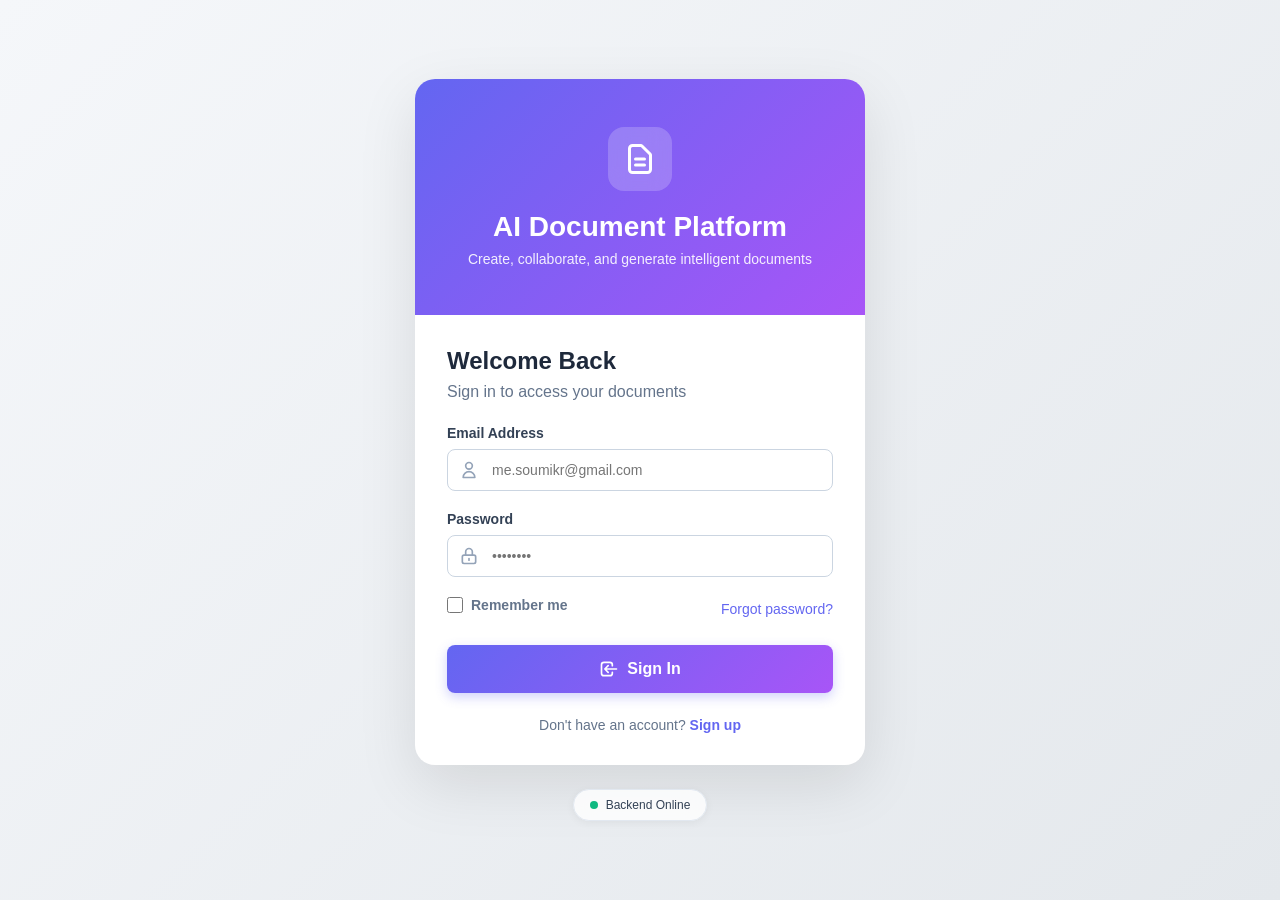
<file: frontend/login.html>
<!-- Login -->

<!DOCTYPE html>
<html lang="en">

<head>
  <meta charset="utf-8" />
  <meta name="viewport" content="width=device-width, initial-scale=1.0" />
  <title>Login - AI Document Platform</title>
  <style>
    * {
      margin: 0;
      padding: 0;
      box-sizing: border-box;
    }

    body {
      font-family: -apple-system, BlinkMacSystemFont, 'Segoe UI', Roboto, 'Helvetica Neue', Arial, sans-serif;
      background: linear-gradient(135deg, #f5f7fa 0%, #e4e8ec 100%);
      min-height: 100vh;
      color: #1e293b;
      display: flex;
      align-items: center;
      justify-content: center;
      padding: 24px;
    }

    .toast {
      position: fixed;
      top: 20px;
      right: 20px;
      padding: 16px 24px;
      border-radius: 12px;
      box-shadow: 0 10px 40px rgba(0, 0, 0, 0.15);
      z-index: 1000;
      transition: all 0.3s ease;
      display: flex;
      align-items: center;
      gap: 12px;
      font-weight: 500;
    }

    .toast.hidden {
      opacity: 0;
      transform: translateY(-20px);
      pointer-events: none;
    }

    .toast.show {
      opacity: 1;
      transform: translateY(0);
    }

    .toast.success {
      background: #10b981;
      color: white;
    }

    .toast.error {
      background: #ef4444;
      color: white;
    }

    .login-container {
      width: 100%;
      max-width: 450px;
    }

    .login-card {
      background: white;
      border-radius: 20px;
      box-shadow: 0 20px 60px rgba(0, 0, 0, 0.1);
      overflow: hidden;
    }

    .login-header {
      background: linear-gradient(135deg, #6366f1 0%, #a855f7 100%);
      padding: 48px 32px;
      text-align: center;
      color: white;
    }

    .logo {
      width: 64px;
      height: 64px;
      background: rgba(255, 255, 255, 0.2);
      backdrop-filter: blur(10px);
      border-radius: 16px;
      display: flex;
      align-items: center;
      justify-content: center;
      margin: 0 auto 20px;
    }

    .logo svg {
      width: 36px;
      height: 36px;
    }

    .login-header h1 {
      font-size: 28px;
      font-weight: 700;
      margin-bottom: 8px;
    }

    .login-header p {
      font-size: 14px;
      opacity: 0.9;
    }

    .login-body {
      padding: 32px;
    }

    .login-body h2 {
      font-size: 24px;
      font-weight: 700;
      color: #1e293b;
      margin-bottom: 8px;
    }

    .login-body>p {
      color: #64748b;
      margin-bottom: 24px;
    }

    .form-group {
      margin-bottom: 20px;
    }

    label {
      display: block;
      font-size: 14px;
      font-weight: 600;
      color: #334155;
      margin-bottom: 8px;
    }

    .input-wrapper {
      position: relative;
    }

    .input-icon {
      position: absolute;
      left: 12px;
      top: 50%;
      transform: translateY(-50%);
      width: 20px;
      height: 20px;
      color: #94a3b8;
      pointer-events: none;
    }

    input[type="email"],
    input[type="password"] {
      width: 100%;
      padding: 12px 16px 12px 44px;
      border: 1px solid #cbd5e1;
      border-radius: 8px;
      font-size: 14px;
      transition: all 0.2s;
      font-family: inherit;
    }

    input[type="email"]:focus,
    input[type="password"]:focus {
      outline: none;
      border-color: #6366f1;
      box-shadow: 0 0 0 3px rgba(99, 102, 241, 0.1);
    }

    .form-options {
      display: flex;
      align-items: center;
      justify-content: space-between;
      margin-bottom: 24px;
    }

    .checkbox-label {
      display: flex;
      align-items: center;
      gap: 8px;
      font-size: 14px;
      color: #64748b;
      cursor: pointer;
    }

    input[type="checkbox"] {
      width: 16px;
      height: 16px;
      cursor: pointer;
    }

    .forgot-link {
      font-size: 14px;
      color: #6366f1;
      text-decoration: none;
      font-weight: 500;
    }

    .forgot-link:hover {
      color: #4f46e5;
    }

    .btn-login {
      width: 100%;
      padding: 14px 24px;
      background: linear-gradient(135deg, #6366f1 0%, #a855f7 100%);
      color: white;
      font-size: 16px;
      font-weight: 600;
      border: none;
      border-radius: 8px;
      cursor: pointer;
      transition: all 0.3s;
      box-shadow: 0 4px 12px rgba(99, 102, 241, 0.3);
      display: flex;
      align-items: center;
      justify-content: center;
      gap: 8px;
    }

    .btn-login:hover {
      transform: translateY(-2px);
      box-shadow: 0 6px 20px rgba(99, 102, 241, 0.4);
    }

    .signup-text {
      text-align: center;
      margin-top: 24px;
      font-size: 14px;
      color: #64748b;
    }

    .signup-link {
      color: #6366f1;
      text-decoration: none;
      font-weight: 600;
    }

    .signup-link:hover {
      color: #4f46e5;
    }

    .status-badge {
      display: inline-flex;
      align-items: center;
      gap: 8px;
      padding: 8px 16px;
      background: rgba(255, 255, 255, 0.8);
      backdrop-filter: blur(10px);
      border-radius: 20px;
      box-shadow: 0 2px 8px rgba(0, 0, 0, 0.05);
      border: 1px solid #e2e8f0;
      margin-top: 24px;
    }

    .status-dot {
      width: 8px;
      height: 8px;
      background: #10b981;
      border-radius: 50%;
      animation: pulse 2s infinite;
    }

    @keyframes pulse {

      0%,
      100% {
        opacity: 1;
      }

      50% {
        opacity: 0.5;
      }
    }

    .status-text {
      font-size: 12px;
      font-weight: 500;
      color: #334155;
    }
  </style>
</head>

<body>
  <!-- Toast Notification -->
  <div id="toast" class="toast hidden">
    <span id="toast-message"></span>
  </div>

  <!-- Login Screen -->
  <div class="login-container">
    <!-- Login Card -->
    <div class="login-card">
      <!-- Header with Gradient -->
      <div class="login-header">
        <div class="logo">
          <svg fill="none" stroke="currentColor" viewBox="0 0 24 24">
            <path stroke-linecap="round" stroke-linejoin="round" stroke-width="2"
              d="M9 12h6m-6 4h6m2 5H7a2 2 0 01-2-2V5a2 2 0 012-2h5.586a1 1 0 01.707.293l5.414 5.414a1 1 0 01.293.707V19a2 2 0 01-2 2z">
            </path>
          </svg>
        </div>
        <h1>AI Document Platform</h1>
        <p>Create, collaborate, and generate intelligent documents</p>
      </div>

      <!-- Login Form -->
      <div class="login-body">
        <h2>Welcome Back</h2>
        <p>Sign in to access your documents</p>

        <form id="login-form">
          <div class="form-group">
            <label>Email Address</label>
            <div class="input-wrapper">
              <svg class="input-icon" fill="none" stroke="currentColor" viewBox="0 0 24 24">
                <path stroke-linecap="round" stroke-linejoin="round" stroke-width="2"
                  d="M16 7a4 4 0 11-8 0 4 4 0 018 0zM12 14a7 7 0 00-7 7h14a7 7 0 00-7-7z">
                </path>
              </svg>
              <input type="email" name="email" placeholder="me.soumikr@gmail.com" required />
            </div>
          </div>

          <div class="form-group">
            <label>Password</label>
            <div class="input-wrapper">
              <svg class="input-icon" fill="none" stroke="currentColor" viewBox="0 0 24 24">
                <path stroke-linecap="round" stroke-linejoin="round" stroke-width="2"
                  d="M12 15v2m-6 4h12a2 2 0 002-2v-6a2 2 0 00-2-2H6a2 2 0 00-2 2v6a2 2 0 002 2zm10-10V7a4 4 0 00-8 0v4h8z">
                </path>
              </svg>
              <input type="password" name="password" placeholder="••••••••" required />
            </div>
          </div>

          <div class="form-options">
            <label class="checkbox-label">
              <input type="checkbox">
              <span>Remember me</span>
            </label>
            <a href="#" class="forgot-link">Forgot password?</a>
          </div>

          <button type="submit" class="btn-login">
            <svg style="width: 20px; height: 20px;" fill="none" stroke="currentColor" viewBox="0 0 24 24">
              <path stroke-linecap="round" stroke-linejoin="round" stroke-width="2"
                d="M11 16l-4-4m0 0l4-4m-4 4h14m-5 4v1a3 3 0 01-3 3H6a3 3 0 01-3-3V7a3 3 0 013-3h7a3 3 0 013 3v1">
              </path>
            </svg>
            Sign In
          </button>
        </form>

        <div class="signup-text">
          Don't have an account?
          <a href="#" class="signup-link">Sign up</a>
        </div>
      </div>
    </div>

    <!-- Info Badge -->
    <div style="text-align: center;">
      <div class="status-badge">
        <div class="status-dot"></div>
        <span class="status-text">Backend Online</span>
      </div>
    </div>
  </div>

  <script src="./login.js"></script>
</body>

</html>
</file>
